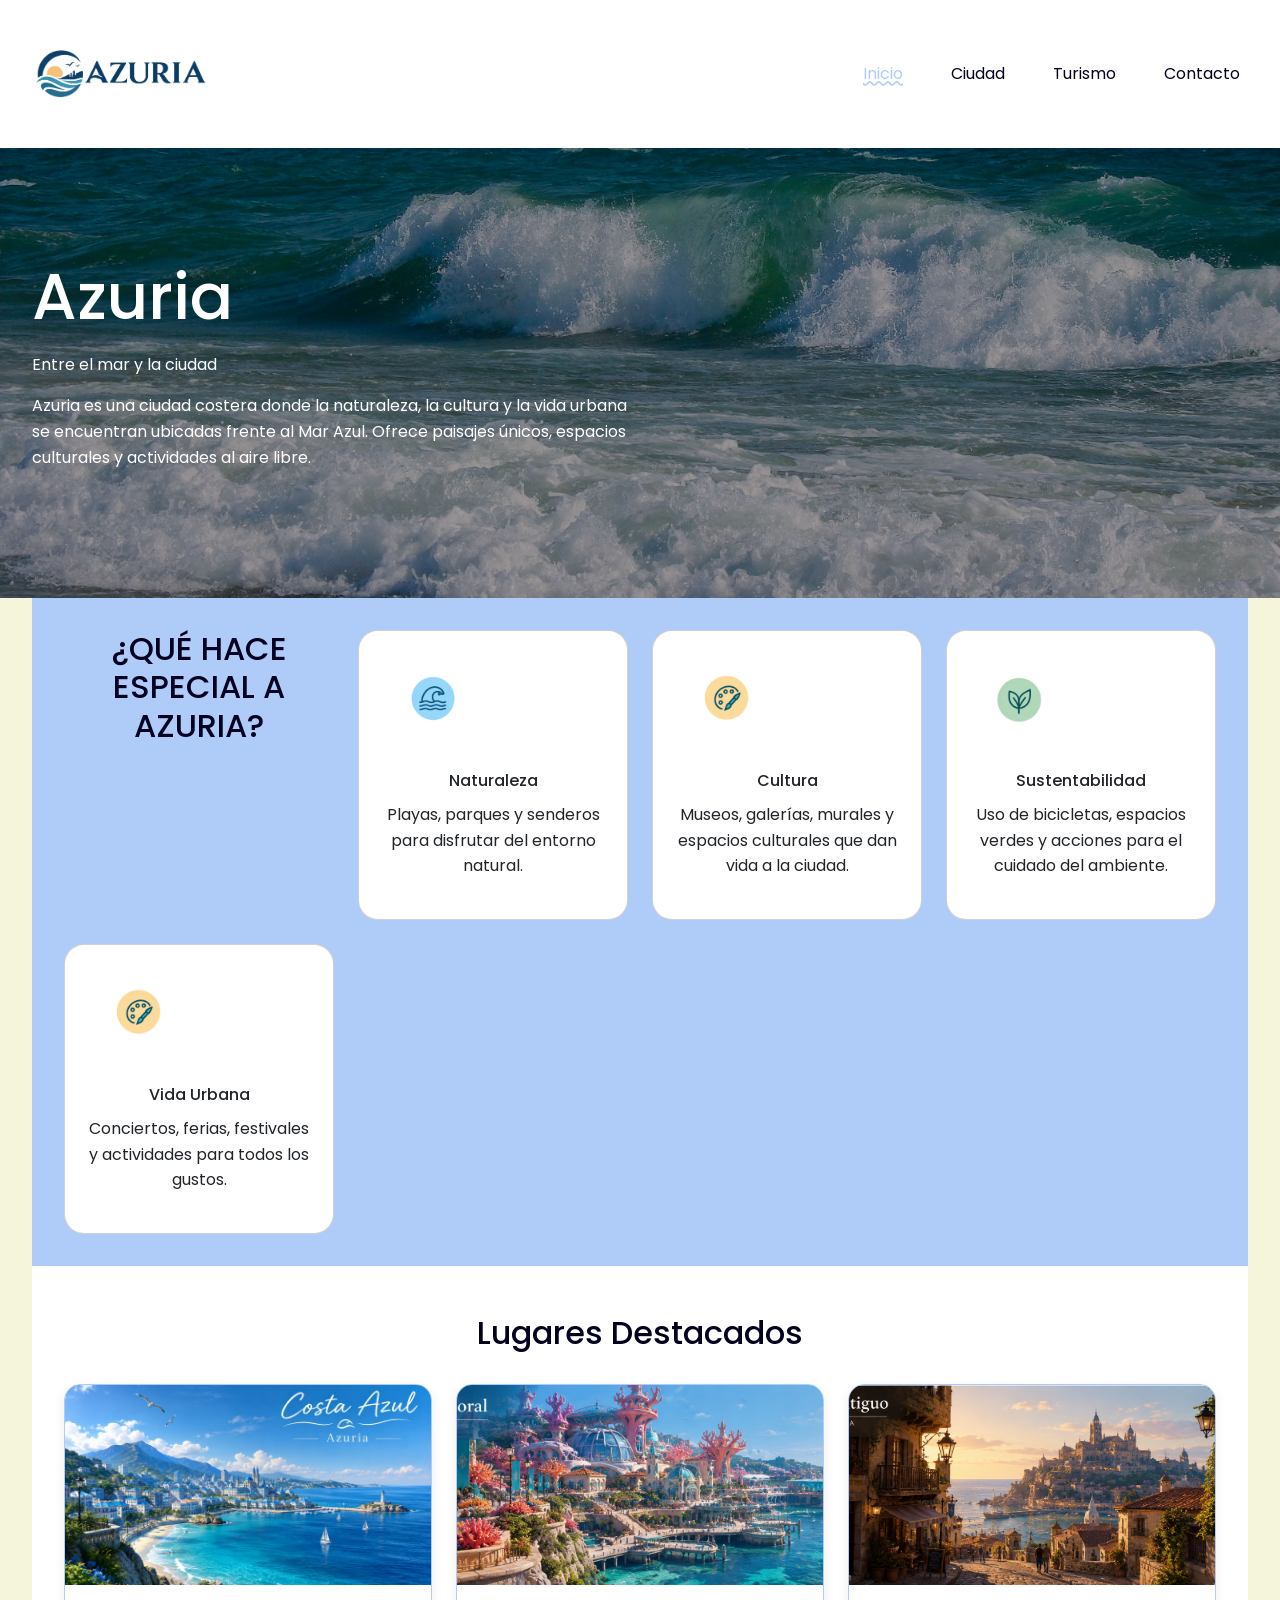
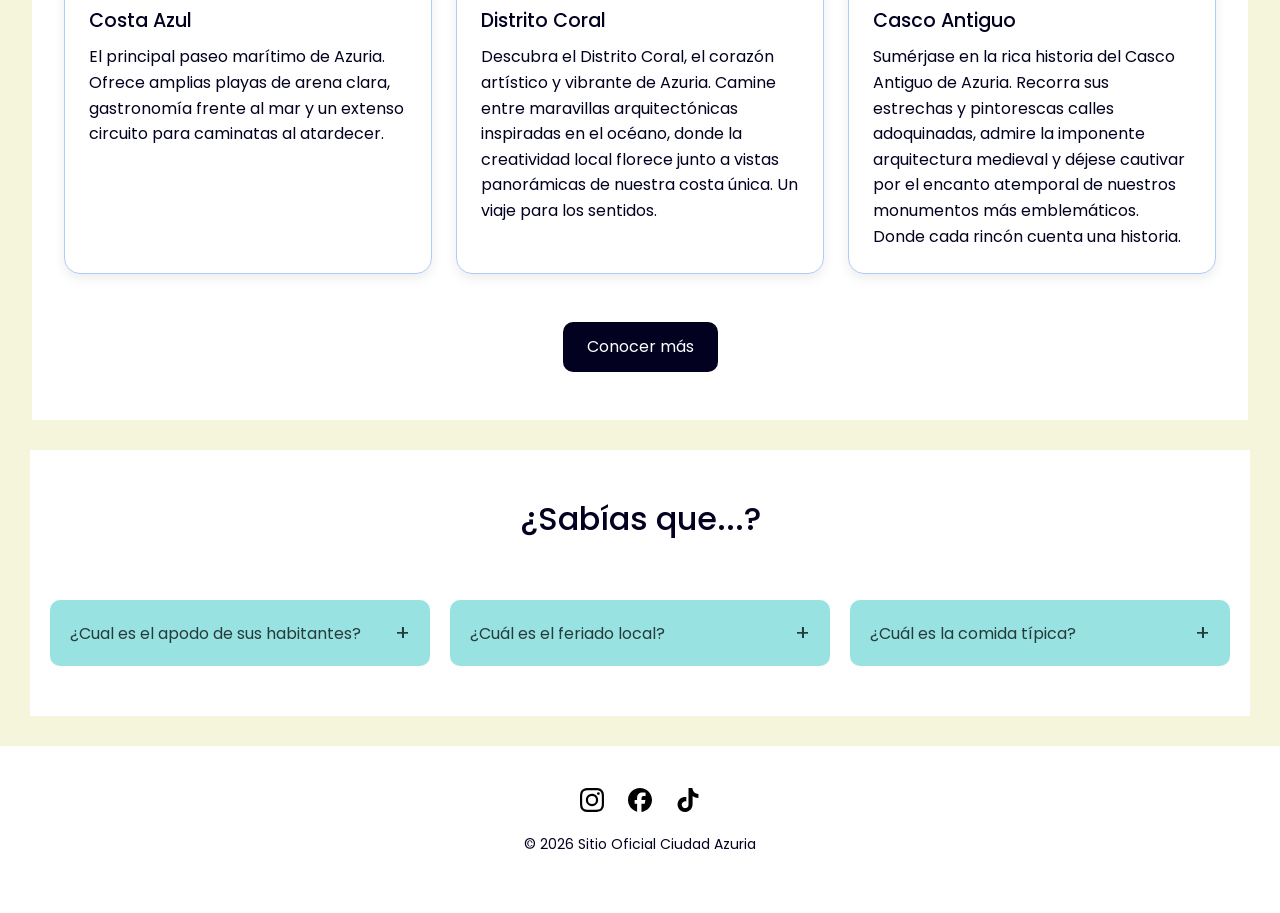
<file: index.html>
<!DOCTYPE html>
<html lang="es">
<head>
    <meta charset="UTF-8">
    <meta name="viewport" content="width=device-width, initial-scale=1.0">
    <title>Azuria | Descubrí la ciudad costera</title>
    <meta name="descripcion" content="Descubrí Azuria, una ciudad costera donde la naturaleza, la cultura y la vida urbana se encuentran frente al Mar Azul">
    <link rel="preconnect" href="https://fonts.googleapis.com">
    <link rel="preconnect" href="https://fonts.gstatic.com" crossorigin>
    <link href="https://fonts.googleapis.com/css2?family=Poppins:wght@400;500;600;700&display=swap" rel="stylesheet">
    
    <link href="https://cdn.jsdelivr.net/npm/bootstrap@5.3.3/dist/css/bootstrap.min.css"
     rel="stylesheet">
    <link rel="stylesheet" href="css/estilos.css">
    
  

</head>
<body>
    
<header>
    <nav aria-label="Menú principal" class="navbar navbar-expand-lg navbar-light">
      <a class="navbar-brand" href="index.html">
        <img src="imagenes/logoAzuria.png"
             alt="Azuria"
             id="logoAzuria">
      </a>
        <!-- Boton Hamburguesa -->
        <button class="navbar-toggler" type="button"
                data-bs-toggle="collapse"
                data-bs-target="#menuAzuria"
                aria-controls="menuAzuria"
                aria-expanded="false"
                aria-label="Abrir menú">

            <span class="navbar-toggler-icon"></span>
        </button>

        <div class="collapse navbar-collapse" id="menuAzuria">
            <ul class="navbar-nav">

                <li class="nav-item">
                    <a class="nav-link activo" href="index.html">Inicio</a>
                </li>

                <li class="nav-item">
                    <a class="nav-link" href="ciudad.html">Ciudad</a>
                </li>

                <li class="nav-item">
                    <a class="nav-link" href="Lugares.html">Turismo</a>
                </li>

                <li class="nav-item">
                    <a class="nav-link" href="contacto.html">Contacto</a>
                </li>
            
            </ul>
        </div>

    </nav>
</header>

    <main>
        <!-- PRESENTACION -->
        <section class="hero-section">  

        <div class="hero-texto">
        <h1>Azuria</h1>
          <p>Entre el mar y la ciudad</p>
          <p>
            Azuria es una ciudad costera donde la naturaleza,
            la cultura y la vida urbana se encuentran ubicadas
            frente al Mar Azul. Ofrece paisajes únicos,
            espacios culturales y actividades al aire libre.
          </p>
        </div>
        </section>

      <!-- ¿QUE HACE ESPECIAL A AZURIA? -->
        <section class="cards-container">
           <h2>¿QUÉ HACE ESPECIAL A AZURIA?</h2>

           <article class="card">
              <img src="imagenes/icon-mar.png" alt="icono del mar" width="200">
              <h3>Naturaleza</h3>
              <p>Playas, parques y senderos para disfrutar del entorno natural.</p>
            </article>

            <article class="card">
              <img src="imagenes/arte-icon.png" alt="icono de arte" width="200">
              <h3>Cultura</h3>
              <p>Museos, galerías, murales y espacios culturales que dan vida a la ciudad.</p>
           </article>

           <article class="card">
              <img src="imagenes/naturaleza-icon.png" alt="icono de planta" width="200">
              <h3>Sustentabilidad</h3>
              <p>Uso de bicicletas, espacios verdes y acciones para el cuidado del ambiente.</p>
           </article>

           <article class="card">
             <img src="imagenes/arte-icon.png" alt="icono de Vida urbana" width="200">
             <h3>Vida Urbana</h3>
             <p>Conciertos, ferias, festivales y actividades para todos los gustos.</p>
          </article>

        </section>

       <section class="lugares-destacados container">
    <h2>Lugares Destacados</h2>

    <div class="row g-4">
        <article class="col-12 col-md-6 col-lg-4">
            <div class="lugar-card">
                <img src="imagenes/costaAzul.jpeg" alt="Mar Costa Azul" loading="lazy">
                <div class="lugar-info">
                    <h3>Costa Azul</h3>
                    <p>El principal paseo marítimo de Azuria. Ofrece amplias playas de arena clara, gastronomía frente al mar y un extenso circuito para caminatas al atardecer.</p>
                </div>
            </div>
        </article>

        <article class="col-12 col-md-6 col-lg-4">
            <div class="lugar-card">
                <img src="imagenes/distrito_coral_azuria.png" alt="Paisaje del Distrito Coral" loading="lazy">
                <div class="lugar-info">
                    <h3>Distrito Coral</h3>
                    <p>Descubra el Distrito Coral, el corazón artístico y vibrante de Azuria. Camine entre maravillas arquitectónicas inspiradas en el océano, donde la creatividad local florece junto a vistas panorámicas de nuestra costa única. Un viaje para los sentidos.</p>
                </div>
            </div>
        </article>

        <article class="col-12 col-md-6 col-lg-4">
            <div class="lugar-card">
                <img src="imagenes/casco_antiguo_azuria.png" alt="Paisaje del Casco Antiguo" loading="lazy">
                <div class="lugar-info">
                    <h3>Casco Antiguo</h3>
                    <p>Sumérjase en la rica historia del Casco Antiguo de Azuria. Recorra sus estrechas y pintorescas calles adoquinadas, admire la imponente arquitectura medieval y déjese cautivar por el encanto atemporal de nuestros monumentos más emblemáticos. Donde cada rincón cuenta una historia.</p>
                </div>
            </div>
        </article>
    </div>

        <div class="lugares-boton">
        <a href="Lugares.html" class="boton">Conocer más</a>
        </div>
       </section>
       
<section class="curiosidades">
    <h2>¿Sabías que...?</h2>

    <div class="preguntas-container">

        <div class="pregunta">
            <h3>
                <button class="pregunta-btn">
                    ¿Cual es el apodo de sus habitantes?
                    <span>+</span>
                </button>
            </h3>

            <div class="respuesta">
                <p> A los ciudadanos se los conoce cariñosamente por el apodo:"ciudadanos del sol"
                </p>
            </div>
        </div>

        <div class="pregunta">
            <h3>
                <button class="pregunta-btn">
                    ¿Cuál es el feriado local?
                    <span>+</span>
                </button>
            </h3>

            <div class="respuesta">
                <p>   El 15 de marzo se celebra el Día de la Fundación,
                    con eventos, espectáculos y actividades para toda
                    la comunidad.</p>
            </div>
        </div>

        <div class="pregunta">
            <h3>
                <button class="pregunta-btn">
                    ¿Cuál es la comida típica?
                    <span>+</span>
                </button>
            </h3>

            <div class="respuesta">
                <p>La empanada dorada es nuestra comida tradicional,
                   reconocida por su receta artesanal y su sabor único.</p>
            </div>
        </div>

    </div>
</section>


    </main>
    <footer>
     <nav aria-label="Menú del pie de página"> 
       <ul>
        <li><a href="https://www.instagram.com" target="_blank" rel="noopener noreferrer" ><img src="imagenes/instagram.svg" alt="Instagram de Azuria" width="24"></a></li>
        <li><a href="https://www.Facebook.com" target="_blank" rel="noopener noreferrer"><img src="imagenes/facebook.svg" alt="Facebook de Azuria" width="24"></a></li>
        <li><a href="https://www.Tiktok.com" target="_blank" rel="noopener noreferrer"><img src="imagenes/tiktok.svg" alt="TikTok de Azuria" width="24"></a></li>
       </ul>      
            
     </nav>
        <p><small>&copy; 2026 Sitio Oficial Ciudad Azuria</small></p>   
    </footer>
<script src="https://cdn.jsdelivr.net/npm/bootstrap@5.3.3/dist/js/bootstrap.bundle.min.js"></script>
<script src="js/main.js"></script> 

</body>
</html>
</file>
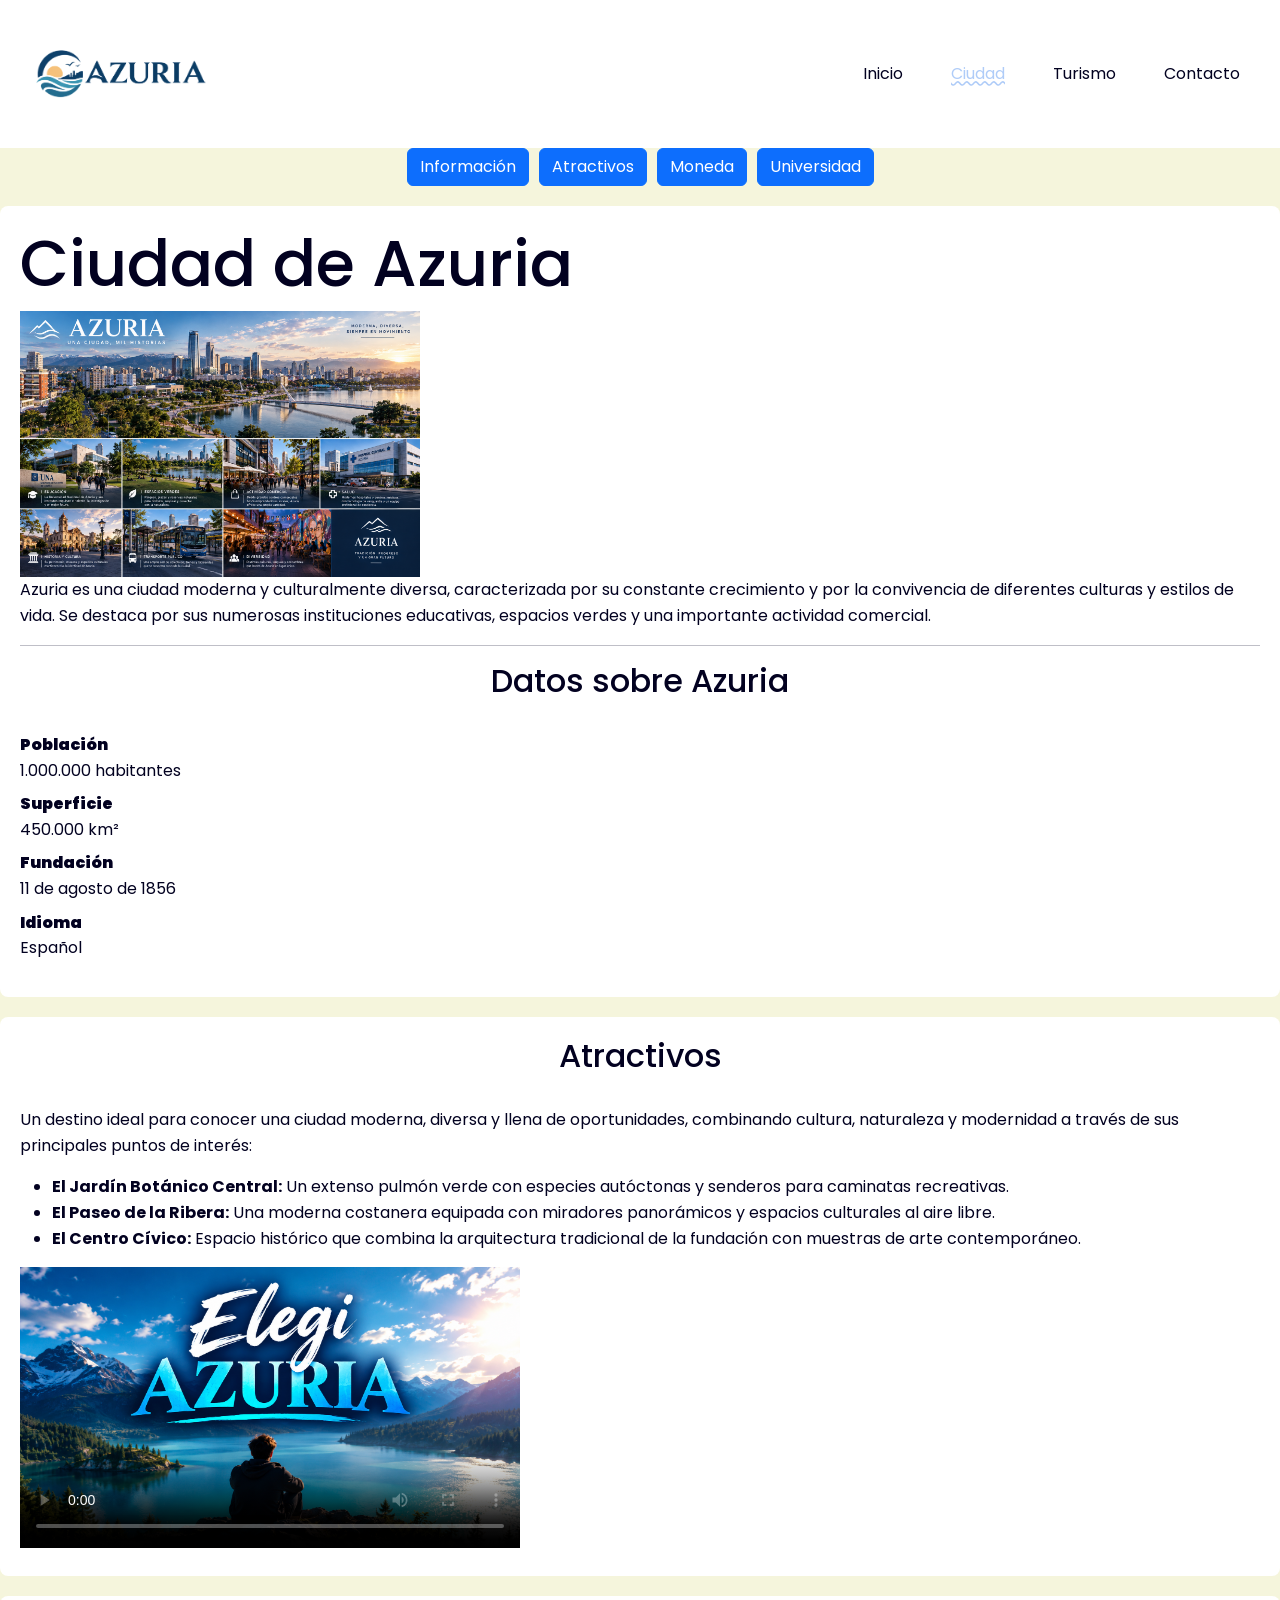
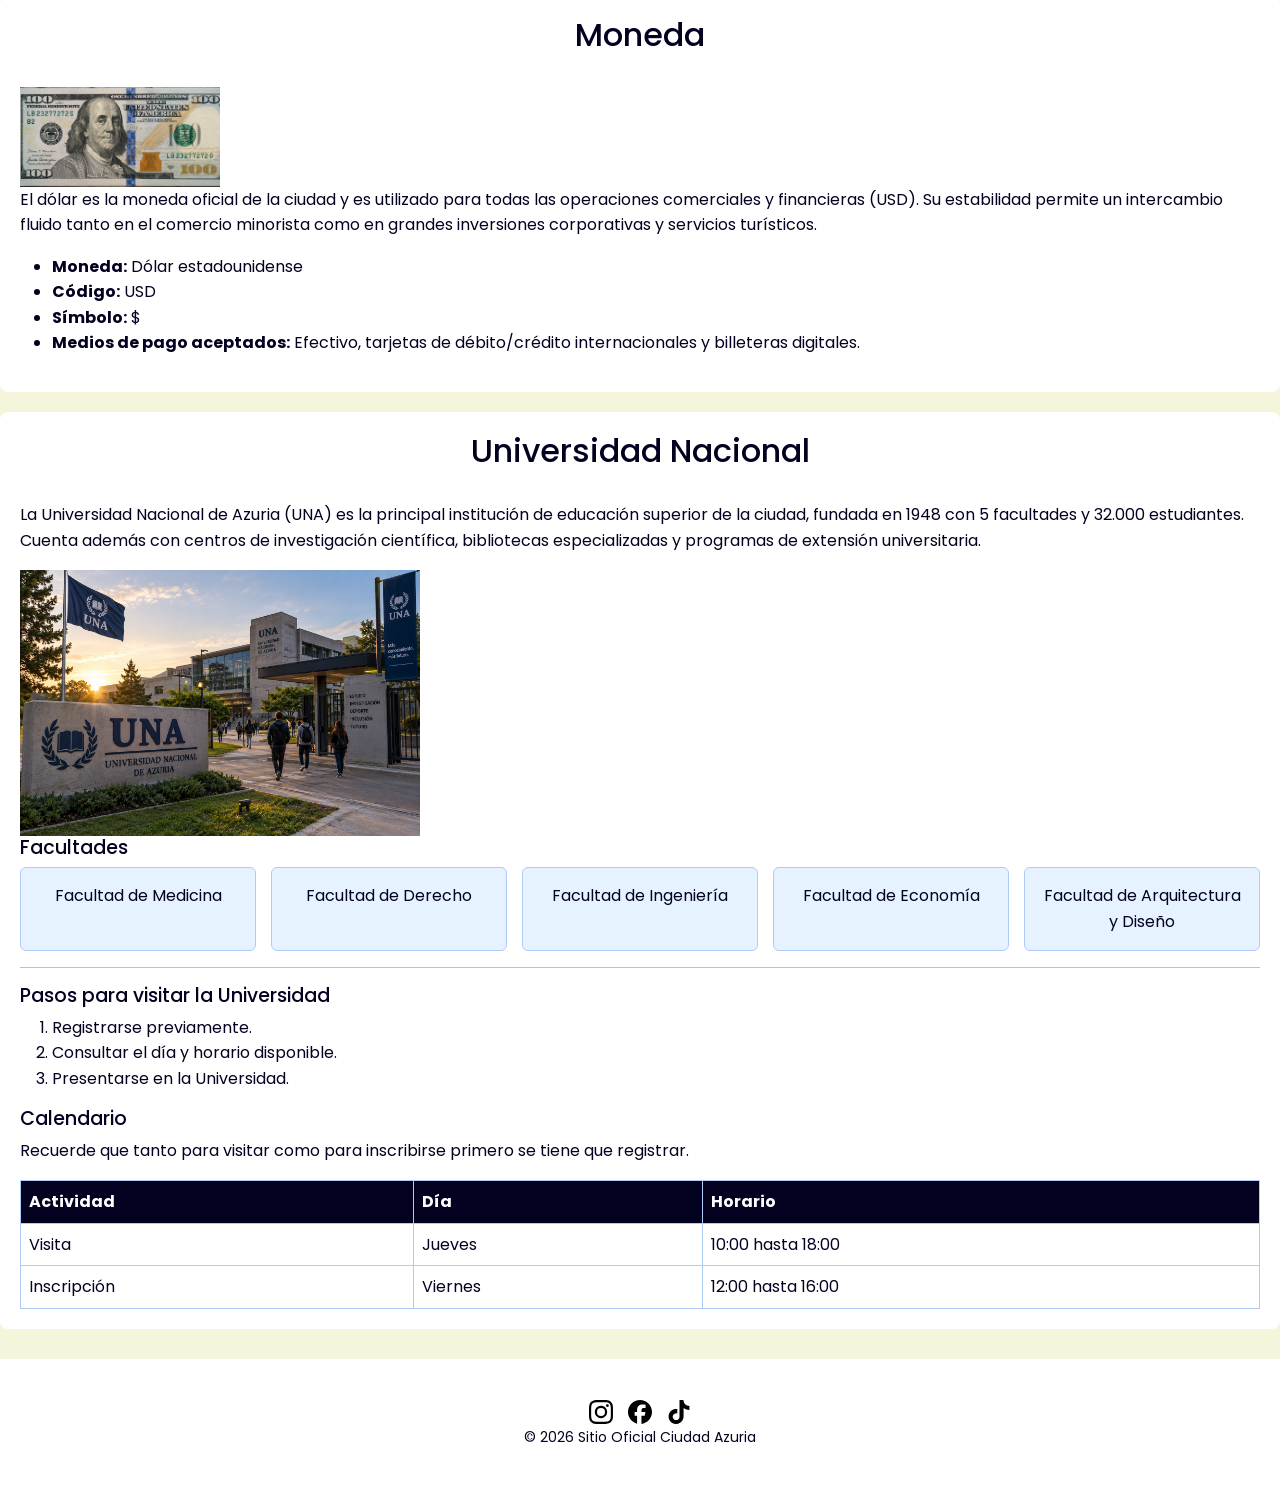
<file: ciudad.html>
<!DOCTYPE html>
<html lang="es">
<head>
<meta charset="UTF-8">
<meta name="viewport" content="width=device-width, initial-scale=1.0">
<title>Ciudad de Azuria | Información y Características</title>
<link rel="preconnect" href="https://fonts.googleapis.com">
<link rel="preconnect" href="https://fonts.gstatic.com" crossorigin>
<link href="https://fonts.googleapis.com/css2?family=Poppins:wght@400;500;600;700&display=swap" rel="stylesheet">
<!-- Bootstrap CSS -->
<link href="https://cdn.jsdelivr.net/npm/bootstrap@5.3.3/dist/css/bootstrap.min.css" rel="stylesheet">
<!--CSS-->
<link rel="stylesheet" href="css/estilos.css">
</head>

<body>
<header>
    <nav aria-label="Menú principal" class="navbar navbar-expand-lg navbar-light">

     <a class="navbar-brand" href="index.html">
        <img src="imagenes/logoAzuria.png"
             alt="Azuria"
             id="logoAzuria">
     </a>

        <!-- Boton Hamburguesa -->
        <button class="navbar-toggler" type="button"
                data-bs-toggle="collapse"
                data-bs-target="#menuAzuria"
                aria-controls="menuAzuria"
                aria-expanded="false"
                aria-label="Abrir menú">

            <span class="navbar-toggler-icon"></span>
        </button>

        <div class="collapse navbar-collapse" id="menuAzuria">
            <ul class="navbar-nav">

                <li class="nav-item">
                    <a class="nav-link" href="index.html">Inicio</a>
                </li>

                <li class="nav-item">
                    <a class="nav-link activo" href="ciudad.html">Ciudad</a>
                </li>

                <li class="nav-item">
                    <a class="nav-link" href="Lugares.html">Turismo</a>
                </li>

                <li class="nav-item">
                    <a class="nav-link" href="contacto.html">Contacto</a>
                </li>

            </ul>
        </div>

    </nav>
</header>

<main class="main-contenido">
<!--nav con botones de Bootstrap-->
<nav class="navegacion-ciudad" aria-label="Navegación de Ciudad">
    <a href="#ciudad" class="btn btn-primary boton-animado">Información</a>
    <a href="#atractivos" class="btn btn-primary boton-animado">Atractivos</a>
    <a href="#moneda" class="btn btn-primary boton-animado">Moneda</a>
    <a href="#universidad" class="btn btn-primary boton-animado">Universidad</a>
</nav>

<section id="ciudad" class="section_ciudad">
<h1>Ciudad de Azuria</h1>
    <img src="imagenes/Ciudad_Azuria.png" alt="Ciudad de Azuria" width="400" loading="lazy">
<p>
Azuria es una ciudad moderna y culturalmente diversa, caracterizada por su constante crecimiento
y por la convivencia de diferentes culturas y estilos de vida. Se destaca por sus numerosas
instituciones educativas, espacios verdes y una importante actividad comercial.
</p>
<hr>
    <h2>Datos sobre Azuria</h2>
<dl>
    <dt><strong>Población</strong></dt>
    <dd>1.000.000 habitantes</dd>
    <dt><strong>Superficie</strong></dt>
    <dd>450.000 km²</dd>
    <dt><strong>Fundación</strong></dt>
    <dd>11 de agosto de 1856</dd>
    <dt><strong>Idioma</strong></dt>
    <dd>Español</dd>
</dl>
</section>

<!--seccion atractivos-->
<section id="atractivos" class="section_ciudad">
    <article>
    <h2>Atractivos</h2>
<p>
Un destino ideal para conocer una ciudad moderna, diversa y llena de oportunidades,
combinando cultura, naturaleza y modernidad a través de sus principales puntos de interés:
</p>
<ul>
<li><strong>El Jardín Botánico Central:</strong> Un extenso pulmón verde con especies autóctonas y senderos para caminatas recreativas.</li>
<li><strong>El Paseo de la Ribera:</strong> Una moderna costanera equipada con miradores panorámicos y espacios culturales al aire libre.</li>
<li><strong>El Centro Cívico:</strong> Espacio histórico que combina la arquitectura tradicional de la fundación con muestras de arte contemporáneo.</li>
</ul>
    <div>
        <video controls width="500" poster="imagenes/Elegí Azuria.png"><source src="imagenes/Video Elegí Azuria.mp4" type="video/mp4">Tu navegador no soporta video HTML5.</video>
    </div>
</article>
</section>

<!-- seccion moneda-->
<section id="moneda" class="section_ciudad">
<article>
    <h2>Moneda</h2>
<img src="imagenes/Dolar Estadounidense.png" alt="Moneda dólar utilizada en Azuria" width="200" loading="lazy">
<p>
El dólar es la moneda oficial de la ciudad y es utilizado para todas las operaciones
comerciales y financieras (USD). Su estabilidad permite un intercambio fluido tanto en el 
comercio minorista como en grandes inversiones corporativas y servicios turísticos.
</p>
<ul>
<li><strong>Moneda:</strong> Dólar estadounidense</li>
<li><strong>Código:</strong> USD</li>
<li><strong>Símbolo:</strong> $</li>
<li><strong>Medios de pago aceptados:</strong> Efectivo, tarjetas de débito/crédito internacionales y billeteras digitales.</li>
</ul>
</article>
</section>
<!--seccion universidas-->
<section id="universidad" class="section_ciudad">
<article>
    <h2>Universidad Nacional</h2>
<p>
La Universidad Nacional de Azuria (UNA) es la principal institución de educación superior
de la ciudad, fundada en 1948 con 5 facultades y 32.000 estudiantes. Cuenta además con centros 
de investigación científica, bibliotecas especializadas y programas de extensión universitaria.
</p>
<img src="imagenes/Universidad de Azuria (UNA).png" alt="Imagen de la Universidad de Azuria" width="400" loading="lazy">
    <h3>Facultades</h3>
<ul class="facultades-flex">
    <li class="facultad-card">Facultad de Medicina</li>
    <li class="facultad-card">Facultad de Derecho</li>
    <li class="facultad-card">Facultad de Ingeniería</li>
    <li class="facultad-card">Facultad de Economía</li>
    <li class="facultad-card">Facultad de Arquitectura y Diseño</li>
    </ul>
<hr>
<h3>Pasos para visitar la Universidad</h3>
<ol>
<li>Registrarse previamente.</li>
<li>Consultar el día y horario disponible.</li>
<li>Presentarse en la Universidad.</li>
</ol>
<h3>Calendario</h3>
<p>Recuerde que tanto para visitar como para inscribirse primero se tiene que registrar.</p>

<table>
<thead>
<tr>
    <th>Actividad</th>
    <th>Día</th>
    <th>Horario</th>
</tr>
</thead>
<tbody>
<tr>
    <td>Visita</td>
    <td>Jueves</td>
    <td>10:00 hasta 18:00</td>
</tr>
<tr>
    <td>Inscripción</td>
    <td>Viernes</td>
    <td>12:00 hasta 16:00</td>
    </tr>
</tbody>
</table>
</article>
</section>
</main>

<footer class="footer-principal">
<div class="footer-contenido">
    <nav aria-label="Menú del pie de página">
    <ul class="footer-lista">
    <li><a href="https://www.instagram.com" target="_blank" rel="noopener noreferrer"><img src="imagenes/instagram.svg" alt="Instagram" width="24"></a></li>
    <li><a href="https://www.facebook.com" target="_blank" rel="noopener noreferrer"><img src="imagenes/facebook.svg" alt="Facebook" width="24"></a></li>
    <li><a href="https://www.tiktok.com" target="_blank" rel="noopener noreferrer"><img src="imagenes/tiktok.svg" alt="TikTok" width="24"></a></li>
</ul>
</nav>
<p><small>&copy; 2026 Sitio Oficial Ciudad Azuria</small></p>
</div>
</footer>

<!--Bootstrap JavaScript-->
<script src="https://cdn.jsdelivr.net/npm/bootstrap@5.3.3/dist/js/bootstrap.bundle.min.js"></script>
</body>
</html>
</file>
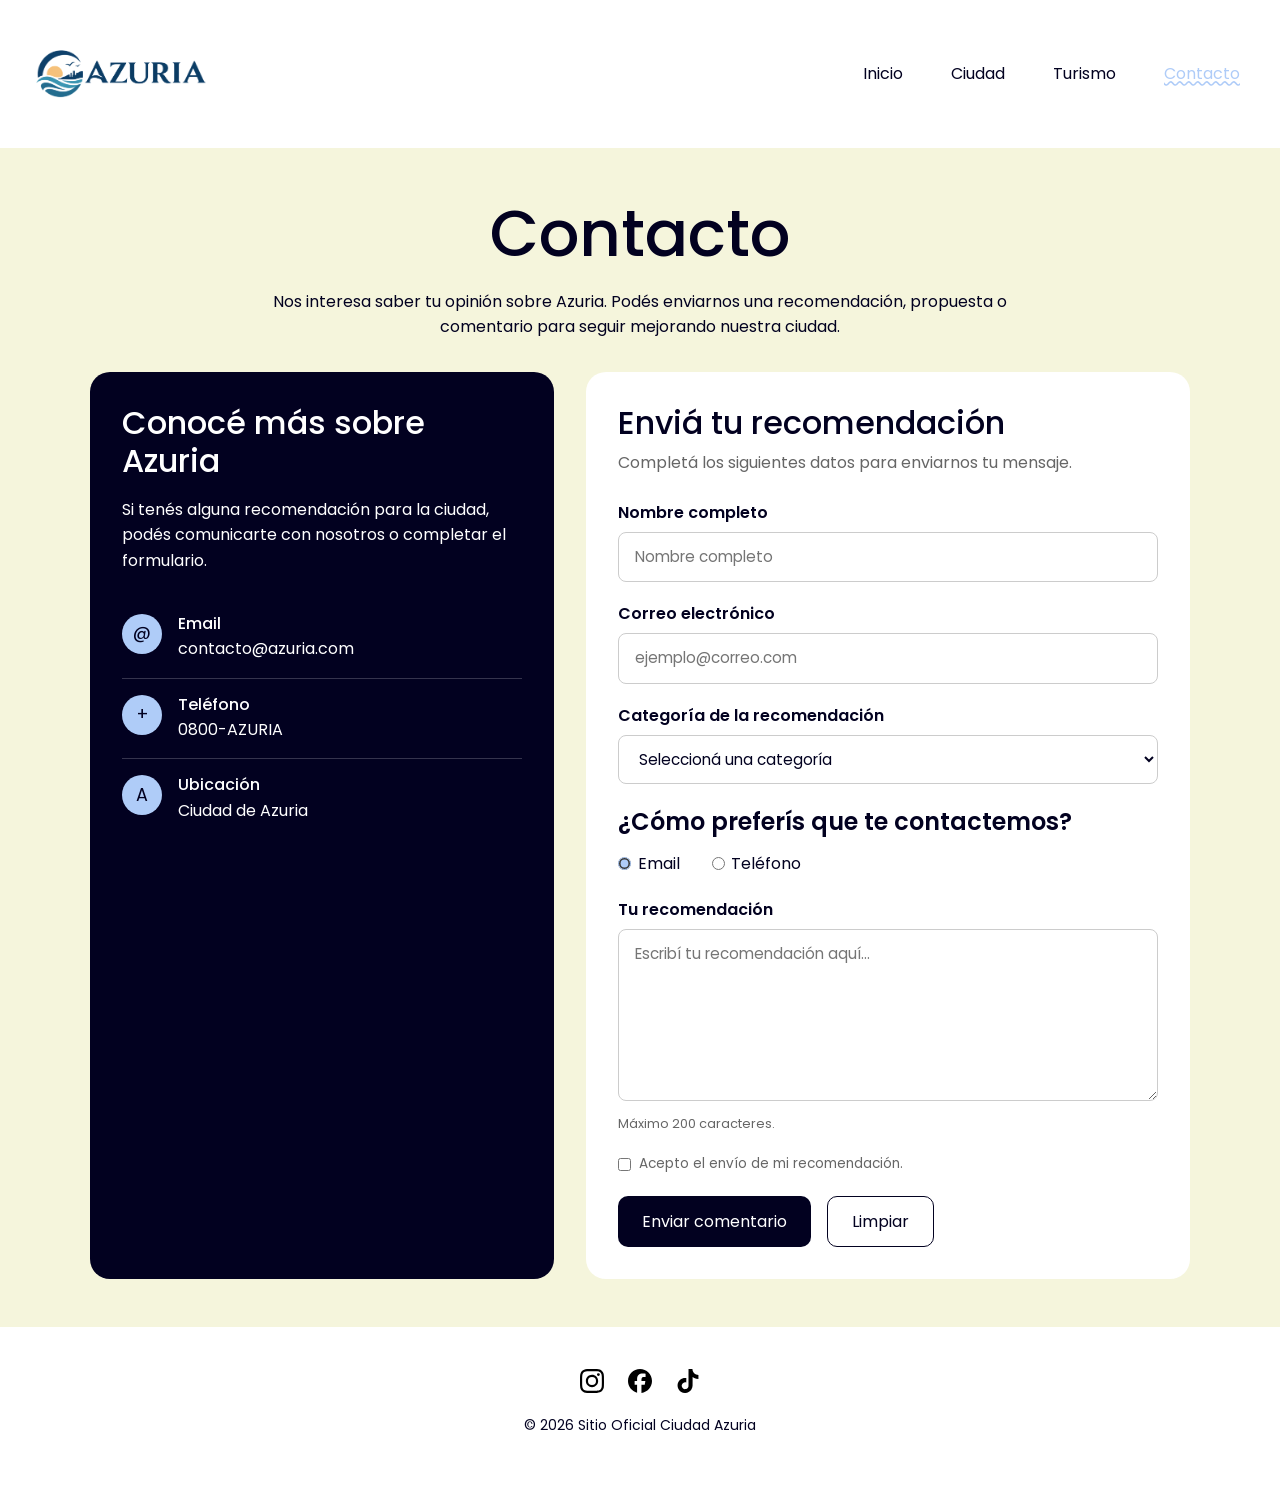
<file: contacto.html>
<!DOCTYPE html>
<html lang="es">

<head>
    <meta charset="UTF-8">
    <meta name="viewport" content="width=device-width, initial-scale=1.0">

    <title>Contacto | Azuria</title>

    <meta name="description" content="Contactate con Azuria y compartí tus recomendaciones para mejorar la ciudad.">

    <!-- Fuente Poppins -->
    <link rel="preconnect" href="https://fonts.googleapis.com">
    <link rel="preconnect" href="https://fonts.gstatic.com" crossorigin>
    <link href="https://fonts.googleapis.com/css2?family=Poppins:wght@400;500;600;700&display=swap" rel="stylesheet">

    <!-- CSS -->
    <link href="https://cdn.jsdelivr.net/npm/bootstrap@5.3.3/dist/css/bootstrap.min.css" rel="stylesheet">
    <link rel="stylesheet" href="css/estilos.css">
    <script src="https://cdn.jsdelivr.net/npm/bootstrap@5.3.3/dist/js/bootstrap.bundle.min.js"></script>
</head>

<body>
   
<header>
    <nav aria-label="Menú principal" class="navbar navbar-expand-lg navbar-light">

        <a class="navbar-brand" href="index.html">
        <img src="imagenes/logoAzuria.png"
             alt="Azuria"
             id="logoAzuria">
        </a>
        <!-- Boton Hamburguesa -->
        <button class="navbar-toggler" type="button"
                data-bs-toggle="collapse"
                data-bs-target="#menuAzuria"
                aria-controls="menuAzuria"
                aria-expanded="false"
                aria-label="Abrir menú">

            <span class="navbar-toggler-icon"></span>
        </button>

        <div class="collapse navbar-collapse" id="menuAzuria">
            <ul class="navbar-nav">

                <li class="nav-item">
                    <a class="nav-link" href="index.html">Inicio</a>
                </li>

                <li class="nav-item">
                    <a class="nav-link" href="ciudad.html">Ciudad</a>
                </li>

                <li class="nav-item">
                    <a class="nav-link" href="Lugares.html">Turismo</a>
                </li>

                <li class="nav-item">
                    <a class="nav-link activo" href="contacto.html">Contacto</a>
                </li>

            </ul>
        </div>

    </nav>
</header>



<main>

    <!--=================================
        CONTACTO
    =================================-->

    <section id="contacto">

        <div class="contacto-titulo">

            <h1>Contacto</h1>

            <p>
                Nos interesa saber tu opinión sobre Azuria.
                Podés enviarnos una recomendación, propuesta o comentario
                para seguir mejorando nuestra ciudad.
            </p>

        </div> 
        <div class="contacto-contenedor">

            <!-- Información de contacto -->

            <article class="contacto-info">

                <h2>Conocé más sobre Azuria</h2>

                <p>
                    Si tenés alguna recomendación para la ciudad,
                    podés comunicarte con nosotros o completar el
                    formulario.
                </p>

                <div class="contacto-dato">

                    <div class="icono-contacto">
                        @
                    </div>

                    <div>
                        <h3>Email</h3>
                        <p>contacto@azuria.com</p>
                    </div>

                </div> 
                <div class="contacto-dato">

                    <div class="icono-contacto">
                        +
                    </div>

                    <div>
                        <h3>Teléfono</h3>
                        <p>0800-AZURIA</p>
                    </div>

                </div> 
                <div class="contacto-dato">

                    <div class="icono-contacto">
                        A
                    </div> 
                    <div>
                        <h3>Ubicación</h3>
                        <p>Ciudad de Azuria</p>
                    </div> 
                </div>

            </article>


            <!-- Formulario -->

            <article class="contacto-formulario">

                <h2>Enviá tu recomendación</h2>

                <p class="formulario-introduccion">
                    Completá los siguientes datos para enviarnos tu mensaje.
                </p>

                <form action="#" method="post">

                    <div class="campo">

                        <label for="nombre">Nombre completo</label>

                        <input
                            type="text"
                            id="nombre"
                            name="nombre"
                            placeholder="Nombre completo"
                            required
                        >

                    </div> 
                    <div class="campo">

                        <label for="email">Correo electrónico</label>

                        <input
                            type="email"
                            id="email"
                            name="email"
                            placeholder="ejemplo@correo.com"
                            required
                        >

                    </div> 
                    <div class="campo">

                        <label for="categoria">
                            Categoría de la recomendación
                        </label>

                        <select name="categoria" id="categoria" required>

                            <option value="" disabled selected>
                                Seleccioná una categoría
                            </option>

                            <option value="turismo">Turismo</option>
                            <option value="empleo">Empleo</option>
                            <option value="seguridad">Seguridad</option>
                            <option value="otro">Otro</option>

                        </select> 
                    </div> 
                    <fieldset class="preferencia">

                        <legend>¿Cómo preferís que te contactemos?</legend>

                        <div class="opciones-radio"> 
                            <label>
                                <input type="radio" name="contacto" value="email" checked>
                                Email
                            </label> 
                            <label>
                                <input type="radio" name="contacto" value="telefono">
                                Teléfono
                            </label> 
                        </div> 
                    </fieldset>  
                    <div class="campo"> 
                        <label for="comentario">
                            Tu recomendación
                        </label> 
                        <textarea
                            name="comentario"
                            id="comentario"
                            rows="6"
                            maxlength="200"
                            placeholder="Escribí tu recomendación aquí..."
                            required
                        ></textarea> 
                        <small>
                            Máximo 200 caracteres.
                        </small> 
                    </div> 
                    <div class="aceptacion"> 
                        <label>
                            <input type="checkbox" name="aceptar" required>
                            Acepto el envío de mi recomendación.
                        </label> 
                    </div> 
                    <div class="botones-formulario"> 
                        <button type="submit" class="boton-contacto">
                            Enviar comentario
                        </button> 
                        <button type="reset" class="boton-limpiar">
                            Limpiar
                        </button> 
                    </div> 
                </form> 
            </article> 
        </div> 
    </section> 
</main> 

<!--#################
 FOOTER
###################-->

<footer> 
    <nav aria-label="Redes sociales"> 
        <ul> 
            <li>
                <a href="https://www.instagram.com" target="_blank">
                    <img src="imagenes/instagram.svg" alt="Instagram de Azuria" width="24">
                </a>
            </li> 
            <li>
                <a href="https://www.facebook.com" target="_blank">
                    <img src="imagenes/facebook.svg" alt="Facebook de Azuria" width="24">
                </a>
            </li> 
            <li>
                <a href="https://www.tiktok.com" target="_blank">
                    <img src="imagenes/tiktok.svg" alt="TikTok de Azuria" width="24">  </a>
            </li> 
        </ul> 
    </nav> 
    <p>
        <small>&copy; 2026 Sitio Oficial Ciudad Azuria</small>
    </p> 
</footer> 
</body>
</html>
</file>
<file: css/estilos.css>
/*============================
   VARIABLES
 =============================*/
:root {

    --blanco: #FFFFFF;
    --azul-oscuro: #020120;
    --celeste:#afccf8;
    --crema:#f5f5dc;
    --gris:#98e2e2;
    --verde-oscuro: #263b3b;

    

}
/*============================
    RESET
==============================
*/
*{
    box-sizing: border-box;
    margin: 0;
    padding: 0;
}

body {
    background-color: var(--crema);
    color: var(--azul-oscuro);
    font-size:16px;
    line-height:1.6;
    font-family: "poppins", sans-serif;

}
h1 {
    font-size: 4rem;
}

h2 {
    font-size: 2rem;
}

h3 {
    font-size: 1.2rem;
}

a {
    text-decoration: none;
}

main {
    width: 100%;
    margin: 0;
    padding: 0;
}


/*
============================
HEADER
===============================
*/

#logoAzuria{
    display:flex;
    justify-content:start;
    width: 180px;
    height:auto;
}

header{
    background-color: var(--blanco);
    padding:1rem 2rem;
    display:flex;
    align-items:center;
    justify-content:space-between;

    position: sticky;
    top: 0;
    z-index: 1000;
}
header nav{
   width:100%;
}
/*
============================
NAVEGACION
===============================
*/

header nav.navbar {
    display: flex;
    width: 100%;
}

header nav .navbar-collapse {
    flex-grow: 1;
    justify-content: flex-end;
}

header nav .navbar-nav {
    display: flex;
    gap: 2rem;
    margin: 0 0 0 auto;
    padding: 0;
    list-style: none;
}

.navbar a{
    color:var(--azul-oscuro);
    transition: all 0.3s ease;
    
}

.navbar a:hover{
    text-decoration:wavy underline;
    color:var(--celeste);
}
.activo{
   
    text-decoration: wavy underline;
    text-decoration-color: var(--celeste);
    color: var(--celeste)!important;
    display: block;
}

.hero-section{
    /*imagen de fondo*/
    background-image: linear-gradient(rgba(0, 0, 0, 0.4), rgba(0, 0, 0, 0.4)),url(../imagenes/img-herosection.jpg);
    background-size: cover;
    background-repeat:no-repeat;
    background-position: center;
    min-height:450px;
    max-width: 1900px;
    position:relative;

    /*posicionar los textos*/
    display:flex;
    flex-direction:column;
    justify-content:center;
    align-items:start;
    padding:0 2rem ;

}
.hero-texto{
    position: absolute; 
    top: 50%;
    transform: translateY(-50%);
    left: 2rem;
}

.hero-section h1 , 
.hero-section p{
    color: var(--blanco);
    max-width: 600px;
}

.hero-section h1{
    font-size:4rem;
    margin-bottom:1rem;
}

section h2{
    text-align: center;
    margin-bottom: 2rem;
    color:var(--azul-oscuro);
    width:100%;
}

.cards-container {
    width: 95%;
    max-width: 1900px;
    margin: 0 auto;
    display: grid;
    grid-template-columns: repeat(auto-fit, minmax(220px, 1fr));
    gap: 1.5rem;
    padding: 2rem;
    background-color: var(--celeste);
}

.card {
    padding: 1.5rem;
    text-align: center;
    background-color: var(--blanco);
    border-radius: 20px;
    width: 100%;
}

.card img {
    width: 100px;
    height: 100px;
    object-fit: contain;
    margin-bottom: 1rem;
}

.card h3 {
    margin-bottom: 0.75rem;
    font-size:1rem;
}

.card p {
    line-height: 1.6;
}



/*
=================================
  LUGARES DESTACADOS INDEX
=================================
*/
.lugares-destacados {
    width: 95%;
    max-width: 1900px;
    margin: 0 auto 25px;
    padding: 3rem 2rem;
    background-color: var(--blanco);
}

.lugar-card {
    height: 100%;
    overflow: hidden;
    background-color: var(--blanco);
    border: 1px solid var(--celeste);
    border-radius: 16px;
    box-shadow: 0 4px 12px rgba(2, 1, 32, 0.08);
}



.lugar-card img {
    display: block;
    width: 100%;
    height: 200px;
    object-fit: cover;
}

.lugar-info {
    padding: 1.5rem;
}

.lugar-info h3 {
    margin-bottom: 0.75rem;
}

.lugar-info p {
    margin-bottom: 0;
}

.lugares-boton {
    display: flex;
    justify-content: center;
    margin-top: 2rem;
}

.lugares-destacados .boton {
    background-color: var(--azul-oscuro);
    color: var(--blanco);
}

.lugares-destacados .boton:hover {
    background-color: var(--celeste);
    color: var(--azul-oscuro);
}
.boton {
    display: inline-block;
    margin-top: 1rem;
    padding: 0.75rem 1.5rem;
    background-color: var(--celeste);
    color: var(--azul-oscuro);
    border-radius: 10px;

}
/*=================================
  CURIOSIDADES
  =================================
*/
.curiosidades {
    
    display: flex;
    flex-direction: column;
    align-items: center;
    gap: 30px;
    padding: 50px 20px; 
    margin:30px ;
    background-color: var(--blanco);
}

.curiosidades h2 {
    font-size: 32px;
    text-align: center;
}

.preguntas-container {
    display: flex;
    flex-wrap: wrap;
    justify-content: center;
    align-items: flex-start;
    gap: 20px;
    width: 100%;
}

.pregunta {
    display: flex;
    flex-direction: column;
    flex: 1 1 300px;
    max-width: 450px;
}

.pregunta h3 {
    margin: 0;
}

.pregunta-btn {
    display: flex;
    justify-content: space-between;
    align-items: center;
    gap: 1rem;
    width: 100%;
    padding: 20px;
    background-color: var(--gris);
    color: var(--verde-oscuro);
    border: none;
    border-radius: 10px;
    cursor: pointer;
    font-size: 16px;
    text-align: left;
}

.pregunta-btn:hover {
    background-color: var(--crema);
}

.pregunta-btn span {
    font-size: 22px;
}

.respuesta {
    display: none;
    padding: 15px 20px;
    background-color:var(--crema);
    border-radius: 0 0 10px 10px;
}

.respuesta p {
    margin: 0;
    line-height: 1.6;
}

.pregunta.activa .respuesta {
    display: block;
}





/*=================================
  LUGARES 
=================================*/






.Turismo_Hero_Banner {
    position: relative;
    width: 100%;
    height: 700px; 
    background-image: url('../imagenes/Lugares_Imagenes/Fondo_Principal_Azuria.png');
    background-size: cover;
    background-position: center;
    background-repeat: no-repeat;
    filter: brightness(0.90); 
    display: flex;
    align-items: center;
    justify-content: center;
    text-align: center;
    padding: 0 1rem;
}

.Turismo_Hero_Contenido {
    max-width: 900px;
}

.Turismo_Hero_Contenido h2 {
    color: var(--blanco);
    font-size: 4rem; 
    font-family: "Bebas Neue", sans-serif;
    letter-spacing: 2px;
    text-shadow: 0 3px 6px rgba(0, 0, 0, 0.6);

}

.Turismo_Hero_Contenido p {
    color: #f1f2e7;
    font-size: 1.1rem;
    font-weight: 400;
    text-shadow: 0 3px 6px rgba(0, 0, 0, 0.6);
}




/* SECCIÓN DE LUGARES DESTACADOS */
.Turismo_Seccion_Lugares {
    background-color: #D3D5B0; 
    width: 100%;
    padding: 2rem 0;
    overflow: hidden;
}
.Turismo_Badge {
    
    display: inline-block;
    padding-left: 1rem;
    padding-right: 1rem;
    padding-top: 0.25rem;
    padding-bottom: 0.25rem;
    margin-bottom: 0.5rem;
    border-radius: 50rem;
    text-transform: uppercase;
    font-weight: 600;
    background-color: rgba(116, 116, 93, 0.5);
    color: #f1f2e7;
    font-size: 1rem;
    letter-spacing: 2px;
}

.Turismo_Titulo_Seccion {
    font-family: "Bebas Neue", sans-serif;
    font-size: 3rem;
    letter-spacing: 2px;
    text-shadow: 0 2px 4px rgba(0, 0, 0, 0.2);
}

.Turismo_Linea_Divisoria {
    width: 70px;
    height: 3px;
    background-color: var(--celeste);
    border-radius: 2px;
}

.Turismo_Indicador {
    background-color: #fff;
    width: 30px;
    height: 6px;
    border-radius: 2px;
    border: none;
}

.Turismo_Seccion_Lugares .Turismo_Card_Carrusel {
    border: none;
    border-radius: 16px;
    overflow: hidden;
    box-shadow: 0 4px 12px rgba(2, 1, 32, 0.15);
    background-color:#bdbf9e;
}  
.Turismo_Seccion_Lugares .Turismo_Card_Carrusel img {
    width: 100%;
    height: 210px;
}


.Turismo_Carousel_Item_Row {
    margin: 0;
    padding: 1rem;
    
}

.Turismo_card-body {
    padding: 1rem;
    text-align: center;
    background-color:#7e7f69;
    border-radius: 16px 16px 16px 16px;
    transition: transform 0.3s ease, background-color 0.3s ease;
}
.Turismo_card-body:hover {
    background-color: #545546;
     text-decoration: none;
    transform: scale(1.05);
}
.Turismo_card-title {
    font-size: 1.1rem;
    font-weight: bold;
    color: #f1f2e7;
}


#Turismo_Carousel_Multiple {
    max-width: 1300px;
    margin: 0 auto;
    background-color: #74745D;
     border-radius: 16px;

}

/* MAPA DE AZURIA*/
.Turismo_GoogleMaps {
    width: 800px;
    height: auto;
    border-radius: 16px;
    display: flex;
    justify-content: center;
    margin: 30px auto;
    background-color: grey;
    padding: 1rem;
}





/* CONTENEDOR DE ARTÍCULOS */
.Turismo_Contenedor {
    display: flex;
    max-width: 1900px;
    flex-direction: column;
    width: 100%;
    background-color: var(--crema);
    padding: 2rem 0;
}

.Turismo_Articulos {
    display: flex;
    flex-direction: column;
    width: 100%;
    gap: 2.5rem;
    max-width: 1400px;
    margin: 0 auto;
    padding: 0 1rem;
}

.Turismo_Articulos article {
    display: flex;
    flex-direction: row;
    background-color: var(--blanco);
    border-radius: 12px;
    overflow: hidden;
    box-shadow: 0 4px 12px rgba(2, 1, 32, 0.08);
}

.Turismo_Info {
    flex: 1;
    background-color: var(--blanco);
    padding: 2rem;
    display: flex;
    flex-direction: column;
    justify-content: center;
}

.Turismo_Articulos_Subtitulos {
    margin-top: 0;
    font-family: 'Bebas Neue', sans-serif;
    font-size: 2.2rem;
    color: var(--Azul-oscuro);
}

.Turismo_Info p {
    margin: 1rem 0;
}

.Turismo_Ubicacion {
    font-weight: 600;
    color: var(--celeste);
}


.Turismo_Imagen_1,
.Turismo_Imagen_2,
.Turismo_Imagen_3,
.Turismo_Imagen_4 {
    background-size: cover;
    background-position: left center; 
    flex: 1;
    min-height: 380px;
}
.Turismo_Imagen_5 {
    background-size: cover;
    background-position: center; 
    flex: 1;
    min-height: 380px;
}


.Turismo_Imagen_1 { background-image: url('../imagenes/Lugares_Imagenes/Costa_Azul.jpg'); }
.Turismo_Imagen_2 { background-image: url('../imagenes/Lugares_Imagenes/Distrito_Coral.jpg'); }
.Turismo_Imagen_3 { background-image: url('../imagenes/Lugares_Imagenes/Casco_Antiguo.jpg'); }
.Turismo_Imagen_4 { background-image: url('../imagenes/Lugares_Imagenes/Manglares_Cristal.jpg'); }
.Turismo_Imagen_5 { background-image: url('../imagenes/Lugares_Imagenes/Teatro_Flotante.jpg'); }


/*=================================
  CIUDAD
  =================================
*/


/*Secciones*/
.section_ciudad{
    background-color: var(--blanco);
    padding: 20px;
    margin: 20px auto;
    max-width: 1800px;
    border-radius: 8px;
}

img, video {
    max-width: 100%;
    height: auto;
}

/*Espacios*/
#atractivos div {
    margin-top: 15px;
}

/*Tablas*/
table {
    width: 100%;
    border-collapse: collapse;
    margin-top: 10px;
}

th, td {
    padding: 8px;
    border: 1px solid var(--celeste);
    text-align: left;
}

th {
    background-color: var(--azul-oscuro);
    color: var(--blanco);
}

/*Navegación botones*/
.navegacion-ciudad {
    display: flex;
    justify-content: center;
    gap: 10px;
    margin-bottom: 20px;
}

/*Tarjetas de facultades*/
.facultades-flex {
    display: flex;
    flex-wrap: wrap;
    gap: 15px;
    padding: 0;
    list-style: none;
}

.facultad-card {
    background-color: #e6f2ff;
    border: 1px solid var(--celeste);
    padding: 15px;
    flex: 1 1 200px;
    text-align: center;
    border-radius: 6px;
}

/*Pie de página*/
.footer-principal {
    text-align: center;
    margin-top: 30px;
}

.footer-lista {
    list-style: none;
    display: flex;
    justify-content: center;
    gap: 15px;
    padding: 0;
}


/*=================================
  CONTACTO
  =================================
*/

#contacto{
    background-color: var(--crema);
    padding: 3rem 2rem;
}

.contacto-titulo{
    max-width: 800px;
    margin: 0 auto 2rem;
    text-align: center;
}

.contacto-titulo h1{
    margin-bottom: 1rem;
}

.contacto-titulo p{
    color: var(--azul-oscuro);
}

.contacto-contenedor{
    max-width: 1100px;
    margin: 0 auto;
    display:grid;
    grid-template-columns: 1fr 1.3fr;
    gap: 2rem;
}


/*============================
  INFORMACION DE CONTACTO
==============================*/

.contacto-info{
    background-color: var(--azul-oscuro);
    color: var(--blanco);
    padding: 2rem;
    border-radius: 20px;
}

.contacto-info h2{
    color: var(--blanco);
    text-align: left;
    margin-bottom: 1rem;
}

.contacto-info > p{
    color: var(--blanco);
    margin-bottom: 1.5rem;
}

.contacto-dato{
    display:flex;
    align-items:flex-start;
    gap: 1rem;
    padding: 1rem 0;
    border-bottom: 1px solid rgba(255,255,255,0.2);
}

.contacto-dato:last-child{
    border-bottom: none;
}

.contacto-dato h3{
    color: var(--blanco);
    font-size:1rem;
    margin-bottom:0.2rem;
}

.contacto-dato p{
    color: var(--blanco);
    margin:0;
}

.icono-contacto{
    display:flex;
    align-items:center;
    justify-content:center;
    min-width:40px;
    height:40px;
    background-color:var(--celeste);
    color:var(--azul-oscuro);
    border-radius:50%;
    font-size:1.1rem;
}


/*============================
  FORMULARIO
==============================*/

.contacto-formulario{
    background-color:var(--blanco);
    padding:2rem;
    border-radius:20px;
}

.contacto-formulario h2{
    text-align:left;
    margin-bottom:0.5rem;
}

.formulario-introduccion{
    color:#666;
    margin-bottom:1.5rem;
}

.campo{
    margin-bottom:1.2rem;
}

.campo label{
    display:block;
    margin-bottom:0.4rem;
    font-weight:600;
    color:var(--azul-oscuro);
}

.campo input,
.campo select,
.campo textarea{
    width:100%;
    padding:0.75rem 1rem;
    border:1px solid #ccc;
    border-radius:8px;
    font-family:"Poppins", sans-serif;
    font-size:0.95rem;
    color:var(--azul-oscuro);
    background-color:var(--blanco);
}

.campo input:focus,
.campo select:focus,
.campo textarea:focus{
    outline:none;
    border-color:var(--celeste);
}

.campo textarea{
    resize:vertical;
    min-height:130px;
}

.campo small{
    display:block;
    margin-top:0.3rem;
    color:#666;
    font-size:0.8rem;
}


/*============================
  OPCIONES DE CONTACTO
==============================*/

.preferencia{
    border:none;
    padding:0;
    margin-bottom:1.3rem;
}

.preferencia legend{
    font-weight:600;
    margin-bottom:0.6rem;
    color:var(--azul-oscuro);
}

.opciones-radio{
    display:flex;
    gap:2rem;
}

.opciones-radio label{
    display:flex;
    align-items:center;
    gap:0.4rem;
    cursor:pointer;
}

.opciones-radio input{
    accent-color:var(--celeste);
}


/*============================
  CHECKBOX
==============================*/

.aceptacion{
    margin-bottom:1.3rem;
}

.aceptacion label{
    display:flex;
    align-items:flex-start;
    gap:0.5rem;
    font-size:0.85rem;
    color:#666;
    cursor:pointer;
}

.aceptacion input{
    margin-top:0.3rem;
    accent-color:var(--azul-oscuro);
}


/*============================
  BOTONES CONTACTO
==============================*/

.botones-formulario{
    display:flex;
    gap:1rem;
}

.boton-contacto{
    border:none;
    padding:0.75rem 1.5rem;
    background-color:var(--azul-oscuro);
    color:var(--blanco);
    border-radius:10px;
    font-family:"Poppins", sans-serif;
    cursor:pointer;
    transition:all 0.3s ease;
}

.boton-contacto:hover{
    background-color:var(--celeste);
    color:var(--azul-oscuro);
}

.boton-limpiar{
    padding:0.75rem 1.5rem;
    background-color:var(--blanco);
    color:var(--azul-oscuro);
    border:1px solid var(--azul-oscuro);
    border-radius:10px;
    font-family:"Poppins", sans-serif;
    cursor:pointer;
    transition:all 0.3s ease;
}

.boton-limpiar:hover{
    background-color:var(--azul-oscuro);
    color:var(--blanco);
}


/*============================
  FOOTER
==============================*/

footer {
    background-color: var(--blanco); 
    padding: 2.5rem 2rem;
    display: flex;
    flex-direction: column;
    align-items: center;
    justify-content: center;
    gap: 1.2rem;                          
    text-align: center;
}

footer nav ul {
    list-style: none;
    display: flex;
    gap: 1.5rem;      
    padding: 0;
    margin: 0;
}

footer img {
    transition: transform 0.3s ease;
}

footer img:hover {
    transform: scale(1.15);               
}


/*============================
  DISEÑO RESPONSIVE
==============================*/

@media (max-width: 800px){

    header{
        flex-direction:column;
        gap:1rem;
    }

    .contacto-contenedor{
        grid-template-columns:1fr;
    }

}

@media (max-width: 600px){

    .navbar ul{
        flex-wrap:wrap;
        justify-content:center;
        gap:1rem;
    }

    h1{
        font-size:2.5rem;
    }

    .contacto-contenedor{
        grid-template-columns:1fr;
    }

    .opciones-radio{
        flex-direction:column;
        gap:0.5rem;
    }

    .botones-formulario{
        flex-direction:column;
    }

    .boton-contacto,
    .boton-limpiar{
        width:100%;
    }

}
@media (max-width: 991px) {
    .navbar .navbar-toggler {
        display: block;
    }
}
</file>
